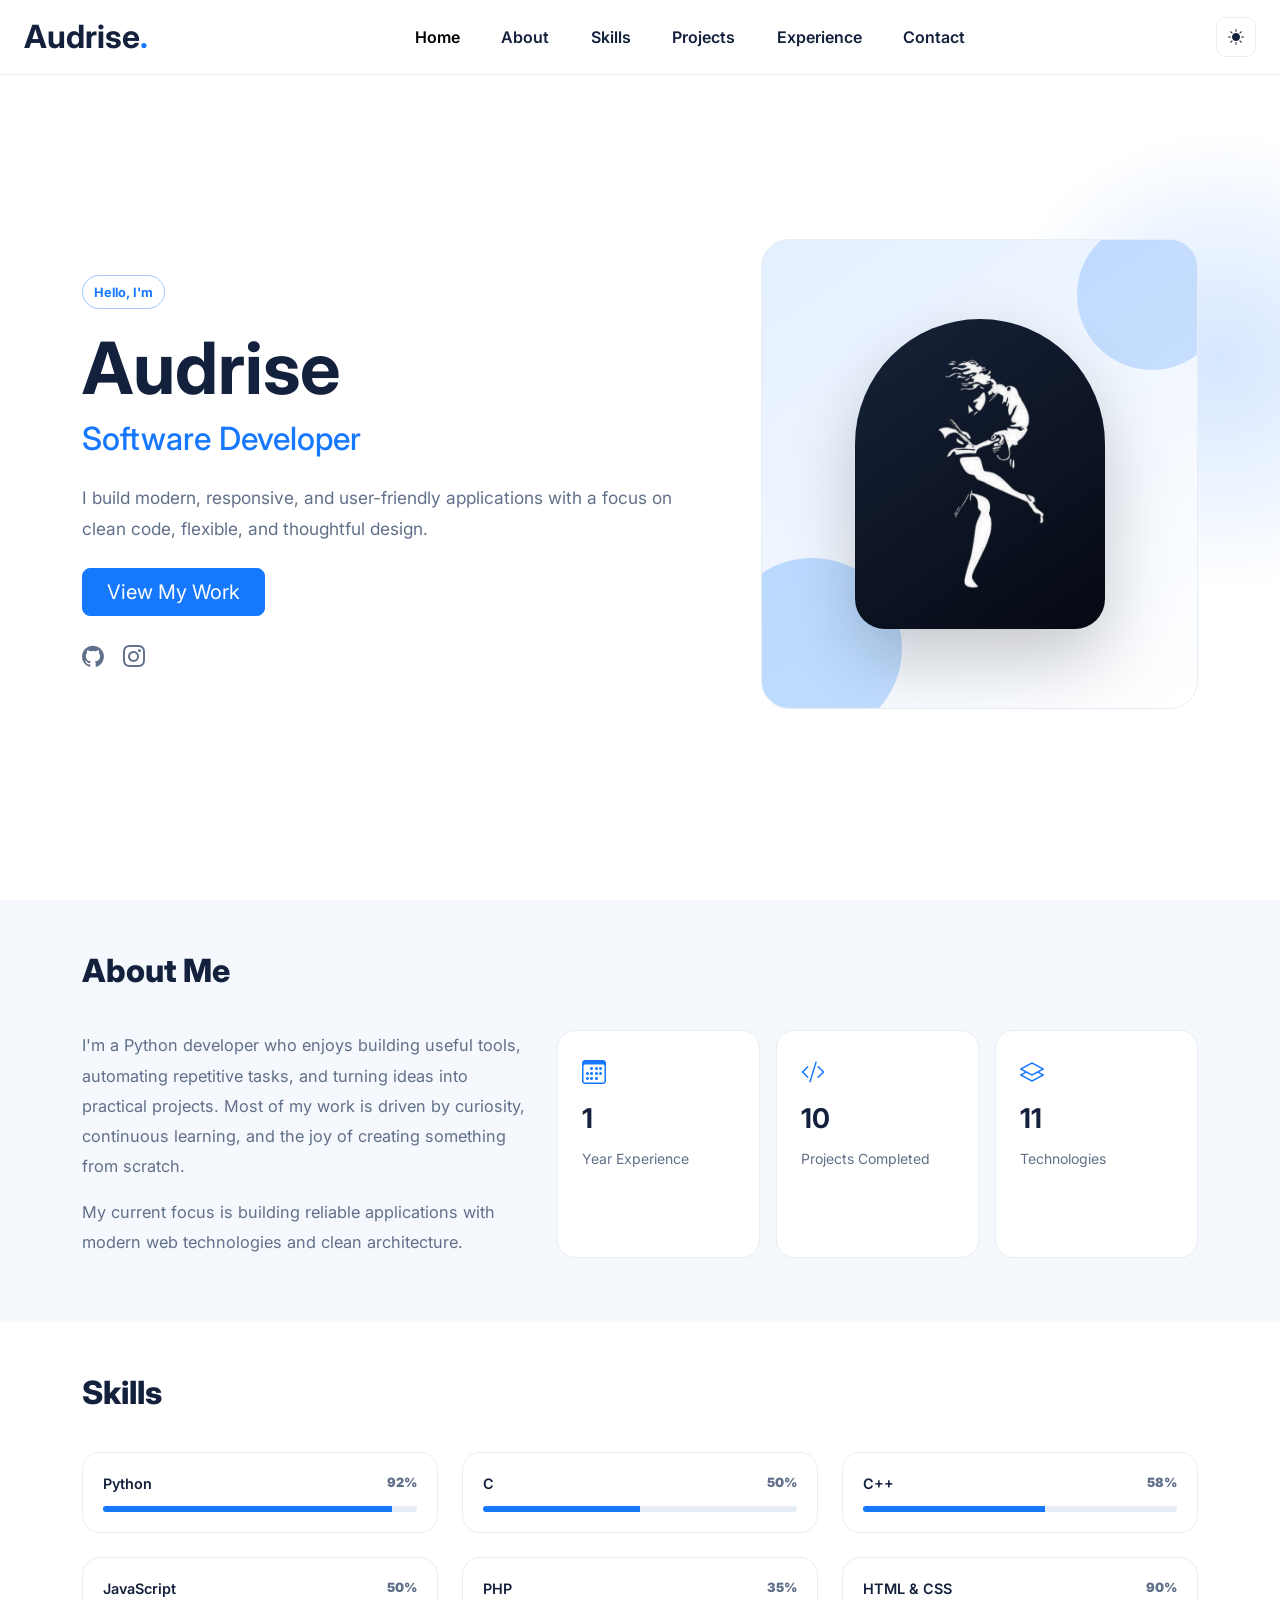
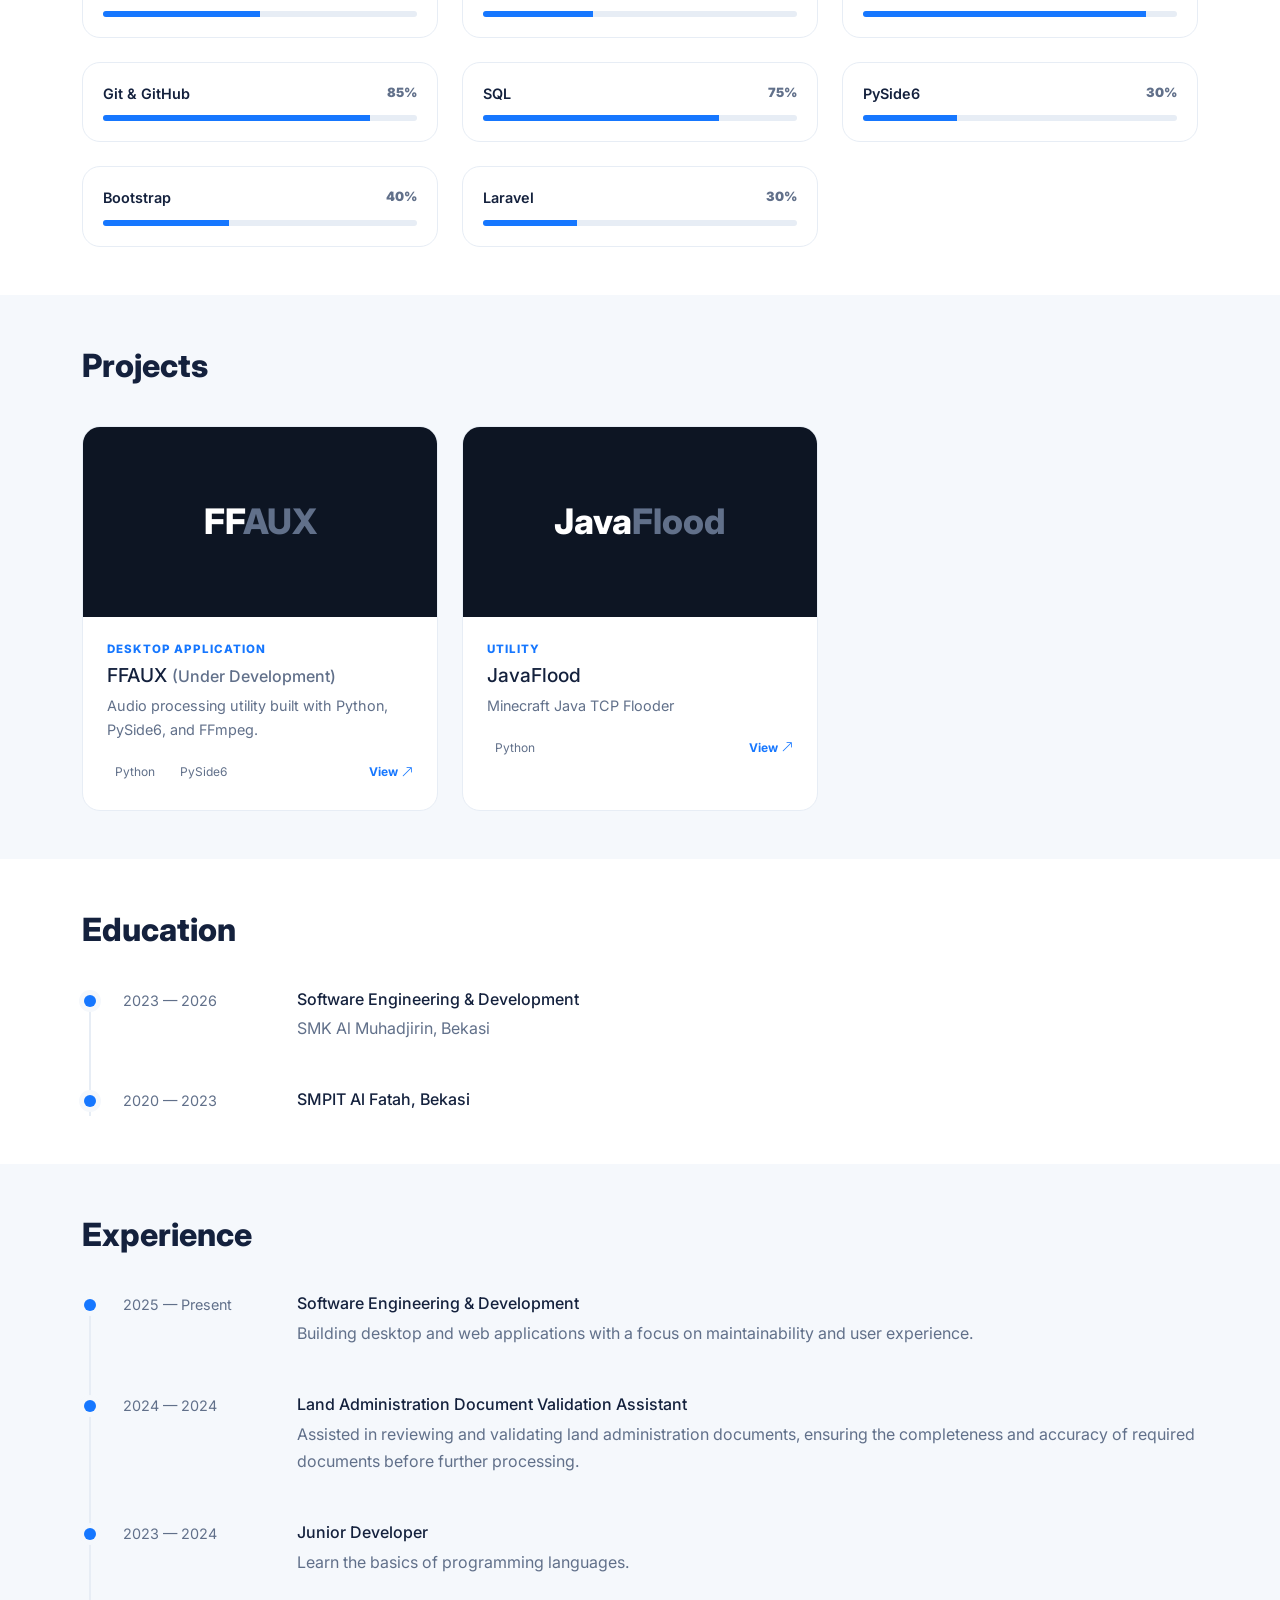
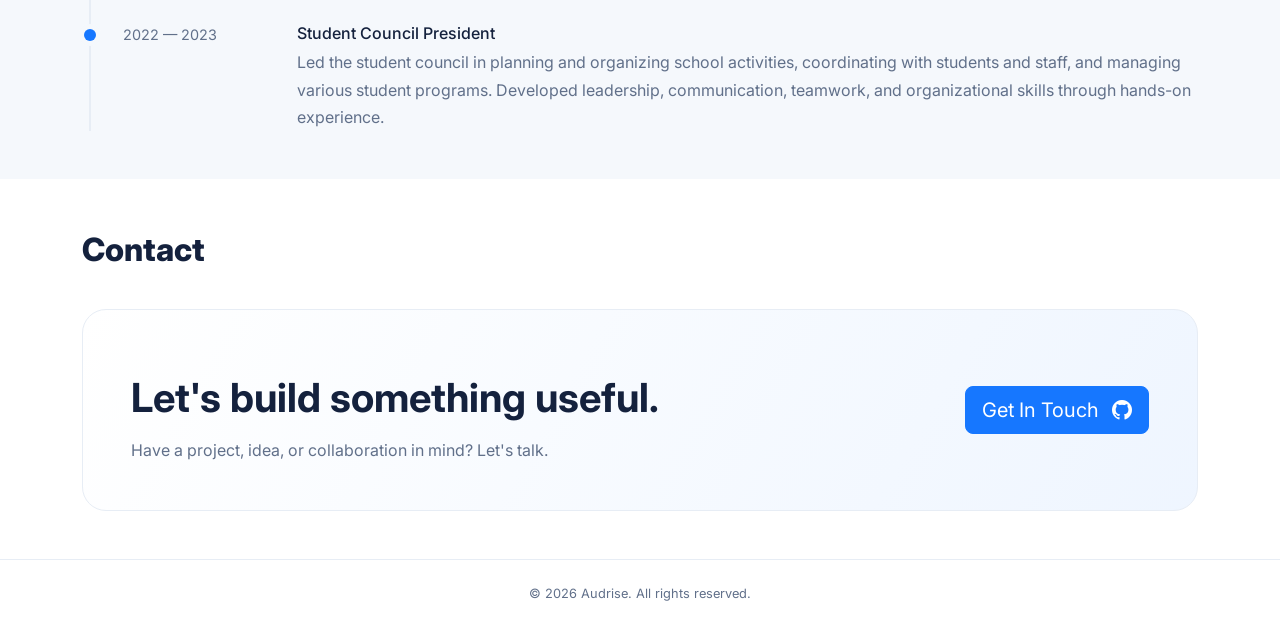
<file: index.html>
<!doctype html>
<html lang="en" data-bs-theme="light">
<head>
  <meta charset="utf-8">
  <meta name="viewport" content="width=device-width, initial-scale=1">
  <meta name="description" content="Modern personal portfolio">
  <title>Audrise Portofolio</title>
  
  <link rel="icon" type="image/png" href="assets/images/audra.png">
  <link rel="preconnect" href="https://fonts.googleapis.com">
  <link rel="preconnect" href="https://fonts.gstatic.com" crossorigin>
  <link href="https://fonts.googleapis.com/css2?family=Inter:wght@400;500;600;700;800&display=swap" rel="stylesheet">
  <link href="https://cdn.jsdelivr.net/npm/bootstrap@5.3.3/dist/css/bootstrap.min.css" rel="stylesheet">
  <link href="https://cdn.jsdelivr.net/npm/bootstrap-icons@1.11.3/font/bootstrap-icons.min.css" rel="stylesheet">
  <link rel="stylesheet" href="assets/css/style.css">
</head>

<body>
  <nav class="navbar navbar-expand-lg fixed-top glass-nav">
    <div class="container-fluid px-3 px-lg-4">
      <a class="navbar-brand fw-bold fs-2" href="#home">Audrise<span>.</span></a>

      <button class="navbar-toggler border-0 shadow-none" type="button" data-bs-toggle="collapse" data-bs-target="#nav">
        <i class="bi bi-list fs-2"></i>
      </button>

      <div class="collapse navbar-collapse" id="nav">
        <ul class="navbar-nav mx-auto gap-lg-3">
          <li><a class="nav-link active" href="#home">Home</a></li>
          <li><a class="nav-link" href="#about">About</a></li>
          <li><a class="nav-link" href="#skills">Skills</a></li>
          <li><a class="nav-link" href="#projects">Projects</a></li>
          <li><a class="nav-link" href="#experience">Experience</a></li>
          <li><a class="nav-link" href="#contact">Contact</a></li>
        </ul>

        <button id="themeToggle" class="theme-btn" aria-label="Toggle theme">
          <i class="bi bi-sun-fill"></i>
          Switch theme
        </button>
      </div>
    </div>
  </nav>

  <main>
    <section id="home" class="hero-section">
      <div class="container">
        <div class="row align-items-center g-5">
          <div class="col-lg-7">
            <span class="eyebrow">Hello, I'm</span>
            <h1 class="display-2 fw-bold mt-3 mb-2">Audrise</h1>
            <h2 class="hero-role">Software Developer</h2>
            <p class="hero-copy mt-4">
              I build modern, responsive, and user-friendly applications
              with a focus on clean code, flexible, and thoughtful design.
            </p>

            <div class="d-flex flex-wrap gap-3 mt-4">
              <a href="#projects" class="btn btn-primary btn-lg px-4">
                View My Work
              </a>
              <!-- <a href="#" class="btn btn-outline-secondary btn-lg px-4">
                <i class="bi bi-download me-2"></i>Download CV -->
              </a>
            </div>

            <div class="socials mt-4">
              <a href="https://github.com/Audrise" target="_blank" aria-label="GitHub"><i class="bi bi-github"></i></a>
              <a href="https://Instagram.com/audris.jar" target="_blank" aria-label="Instagram"><i class="bi bi-instagram"></i></a>
            </div>
          </div>

          <div class="col-lg-5">
            <div class="hero-card">
              <div class="hero-orb orb-one"></div>
              <div class="hero-orb orb-two"></div>
              <div class="avatar-placeholder">
                <img src="assets/images/audra.png" alt="me">
              </div>
            </div>
          </div>
        </div>
      </div>
    </section>

    <section id="about" class="section-muted">
      <div class="container">
        <div class="section-heading">
          <h2>About Me</h2>
        </div>

        <div class="row g-4 align-items-stretch">
          <div class="col-lg-5">
            <div class="about-copy">
              <p>
                I'm a Python developer who enjoys building useful tools, automating repetitive tasks, and turning ideas into practical projects.
                Most of my work is driven by curiosity, continuous learning, and the joy of creating something from scratch.
              </p>
              <p>
                My current focus is building reliable applications with
                modern web technologies and clean architecture.
              </p>
            </div>
          </div>

          <div class="col-lg-7">
            <div class="row g-3 h-100">
              <div class="col-md-4">
                <div class="stat-card">
                  <i class="bi bi-calendar3"></i>
                  <strong>1</strong>
                  <small>Year Experience</small>
                </div>
              </div>
              <div class="col-md-4">
                <div class="stat-card">
                  <i class="bi bi-code-slash"></i>
                  <strong>10</strong>
                  <small>Projects Completed</small>
                </div>
              </div>
              <div class="col-md-4">
                <div class="stat-card">
                  <i class="bi bi-layers"></i>
                  <strong>11</strong>
                  <small>Technologies</small>
                </div>
              </div>
            </div>
          </div>
        </div>
      </div>
    </section>

    <section id="skills" class="section">
      <div class="container">
        <div class="section-heading">
          <h2>Skills</h2>
        </div>

        <div class="row g-4">
          <div class="col-md-6 col-lg-4">
            <div class="skill-card">
              <div class="skill-title"><span>Python</span><b>92%</b></div>
              <div class="progress"><div class="progress-bar" style="width:92%"></div></div>
            </div>
          </div>
          <div class="col-md-6 col-lg-4">
            <div class="skill-card">
              <div class="skill-title"><span>C</span><b>50%</b></div>
              <div class="progress"><div class="progress-bar" style="width:50%"></div></div>
            </div>
          </div>
          <div class="col-md-6 col-lg-4">
            <div class="skill-card">
              <div class="skill-title"><span>C++</span><b>58%</b></div>
              <div class="progress"><div class="progress-bar" style="width:58%"></div></div>
            </div>
          </div>
          <div class="col-md-6 col-lg-4">
            <div class="skill-card">
              <div class="skill-title"><span>JavaScript</span><b>50%</b></div>
              <div class="progress"><div class="progress-bar" style="width:50%"></div></div>
            </div>
          </div>
          <div class="col-md-6 col-lg-4">
            <div class="skill-card">
              <div class="skill-title"><span>PHP</span><b>35%</b></div>
              <div class="progress"><div class="progress-bar" style="width:35%"></div></div>
            </div>
          </div>
          <div class="col-md-6 col-lg-4">
            <div class="skill-card">
              <div class="skill-title"><span>HTML & CSS</span><b>90%</b></div>
              <div class="progress"><div class="progress-bar" style="width:90%"></div></div>
            </div>
          </div>
          <div class="col-md-6 col-lg-4">
            <div class="skill-card">
              <div class="skill-title"><span>Git & GitHub</span><b>85%</b></div>
              <div class="progress"><div class="progress-bar" style="width:85%"></div></div>
            </div>
          </div>
          <div class="col-md-6 col-lg-4">
            <div class="skill-card">
              <div class="skill-title"><span>SQL</span><b>75%</b></div>
              <div class="progress"><div class="progress-bar" style="width:75%"></div></div>
            </div>
          </div>
          <div class="col-md-6 col-lg-4">
            <div class="skill-card">
              <div class="skill-title"><span>PySide6</span><b>30%</b></div>
              <div class="progress"><div class="progress-bar" style="width:30%"></div></div>
            </div>
          </div>
          <div class="col-md-6 col-lg-4">
            <div class="skill-card">
              <div class="skill-title"><span>Bootstrap</span><b>40%</b></div>
              <div class="progress"><div class="progress-bar" style="width:40%"></div></div>
            </div>
          </div>
          <div class="col-md-6 col-lg-4">
            <div class="skill-card">
              <div class="skill-title"><span>Laravel</span><b>30%</b></div>
              <div class="progress"><div class="progress-bar" style="width:30%"></div></div>
            </div>
          </div>
        </div>
      </div>
    </section>

    <section id="projects" class="section-muted">
      <div class="container">
        <div class="section-heading d-flex justify-content-between align-items-end">
          <div>
            <h2>Projects</h2>
          </div>
          <!-- <a href="#" class="btn btn-sm btn-outline-primary d-none d-md-inline-block">View All</a> -->
        </div>

        <div class="row g-4">
          <div class="col-md-6 col-lg-4">
            <article class="project-card">
              <div class="project-preview preview-dark">
                <div class="project-preview-content">
                  <span>FF<span>AUX</span></span>
                </div>
              </div>
              <div class="p-4">
                <div class="project-type">Desktop Application</div>
                <h3>FFAUX <span class="project-status">(Under Development)</span></h3>
                <p>Audio processing utility built with Python, PySide6, and FFmpeg.</p>
                <div class="project-footer">
                  <span>Python</span><span>PySide6</span>
                  <a href="404.html">View <i class="bi bi-arrow-up-right"></i></a>
                </div>
              </div>
            </article>
          </div>

          <div class="col-md-6 col-lg-4">
            <article class="project-card">
              <div class="project-preview preview-dark">
                <div class="project-preview-content">
                  <span>Java<span>Flood</span></span>
                </div>
              </div>
              <div class="p-4">
                <div class="project-type">Utility</div>
                <h3>JavaFlood</h3>
                <p>Minecraft Java TCP Flooder</p>
                <div class="project-footer">
                  <span>Python</span>
                  <a href="https://github.com/Audrise/javaflood" target="_blank" >View <i class="bi bi-arrow-up-right"></i></a>
                </div>
              </div>
            </article>
          </div>
        </div>
      </div>
    </section>

    <section id="education" class="section">
      <div class="container">
        <div class="section-heading">
          <h2>Education</h2>
        </div>

        <div class="timeline">
          <div class="timeline-item">
            <span class="timeline-dot"></span>
            <div class="timeline-date">2023 — 2026</div>
            <div>
              <h3>Software Engineering & Development</h3>
              <p>SMK Al Muhadjirin, Bekasi</p>
            </div>
          </div>

          <div class="timeline-item">
            <span class="timeline-dot"></span>
            <div class="timeline-date">2020 — 2023</div>
            <div>
              <h3>SMPIT Al Fatah, Bekasi</h3>
            </div>
          </div>
        </div>
      </div>
    </section>


    <section id="experience" class="section-muted">
      <div class="container">
        <div class="section-heading">
          <h2>Experience</h2>
        </div>

        <div class="timeline">
          <div class="timeline-item">
            <span class="timeline-dot"></span>
            <div class="timeline-date">2025 — Present</div>
            <div><h3>Software Engineering & Development</h3><p>Building desktop and web applications with a focus on maintainability and user experience.</p></div>
          </div>

          <div class="timeline-item">
            <span class="timeline-dot"></span>
            <div class="timeline-date">2024 — 2024</div>
            <div><h3>Land Administration Document Validation Assistant</h3><p>Assisted in reviewing and validating land administration documents, ensuring the completeness and accuracy of required documents before further processing.</p></div>
          </div>

          <div class="timeline-item">
            <span class="timeline-dot"></span>
            <div class="timeline-date">2023 — 2024</div>
            <div><h3>Junior Developer</h3><p>Learn the basics of programming languages.</p></div>
          </div>

          <div class="timeline-item">
            <span class="timeline-dot"></span>
            <div class="timeline-date">2022 — 2023</div>
            <div><h3>Student Council President</h3><p>Led the student council in planning and organizing school activities, coordinating with students and staff, and managing various student programs. Developed leadership, communication, teamwork, and organizational skills through hands-on experience.</p></div>
          </div>

        </div>
      </div>
    </section>

    <section id="contact" class="section">
      <div class="container">
        <div class="section-heading">
          <h2>Contact</h2>
        </div>

          <div class="contact-card">
            <div>
              <h2 class="display-6 fw-bold mt-3">Let's build something useful.</h2>
              <p class="mb-0">Have a project, idea, or collaboration in mind? Let's talk.</p>
            </div>
            <a class="btn btn-primary btn-lg" href="https://github.com/Audrise" target="_blank">
              Get In Touch <i class="bi bi-github ms-2"></i>
            </a>
        </div>
      </div>
    </section>
  </main>

  <footer class="py-4">
    <div class="container d-flex flex-column flex-md-row justify-content-center gap-2">
      <span>© 2026 Audrise. All rights reserved.</span>
    </div>
  </footer>

  <button id="topBtn" class="top-btn" aria-label="Back to top"><i class="bi bi-arrow-up"></i></button>

  <script src="https://cdn.jsdelivr.net/npm/bootstrap@5.3.3/dist/js/bootstrap.bundle.min.js"></script>
  <script src="assets/js/script.js"></script>
</body>
</html>
</file>
<file: assets/css/style.css>
/* =========================================================
   Theme
   =========================================================
*/

:root {
  --accent: #1677ff;
  --accent-hover: #0967e8;
  --text: #14213d;
  --muted: #61708a;
  --background: #ffffff;
  --surface: #ffffff;
  --surface-soft: #f5f8fc;
  --border: #e7edf5;
}

[data-bs-theme="dark"] {
  --text: #eef4ff;
  --muted: #9aa9c0;
  --background: #0a101c;
  --surface: #101827;
  --surface-soft: #0d1523;
  --border: #202d40;
}


/* =========================================================
   Base
   =========================================================
*/

* {
  box-sizing: border-box;
}

html {
  scroll-behavior: smooth;
}

body {
  margin: 0;
  font-family: Inter, system-ui, sans-serif;
  color: var(--text);
  background: var(--background);
  transition: background-color 0.25s, color 0.25s;
}

a {
  text-decoration: none;
}


/* =========================================================
   Navbar
   =========================================================
*/

.glass-nav {
  background: color-mix(
    in srgb,
    var(--background) 84%,
    transparent
  );
  backdrop-filter: blur(16px);
  border-bottom: 1px solid var(--border);
}

.navbar-brand {
  color: var(--text) !important;
  right: 1rem;
}

.navbar-brand span,
.hero-role {
  color: var(--accent);
}

.nav-link {
  color: var(--text);
  font-weight: 600;
  padding: 0.7rem 0.8rem !important;
}

.nav-link:hover,
.nav-link.active {
  color: var(--accent);
}

.theme-btn {
  display: flex;
  align-items: center;
  justify-content: center;
  width: 40px;
  height: 40px;
  border: 1px solid var(--border);
  border-radius: 10px;
  background: var(--surface);
  color: var(--text);
}


/* =========================================================
   Hero
   =========================================================
*/

.hero-section {
  position: relative;
  display: flex;
  align-items: center;
  min-height: 100vh;
  padding: 8rem 0 5rem;
  overflow: hidden;
}

.hero-section::before {
  position: absolute;
  top: 120px;
  right: -180px;
  width: 480px;
  height: 480px;
  background: radial-gradient(
    circle,
    color-mix(in srgb, var(--accent) 18%, transparent),
    transparent 68%
  );
  content: "";
}

.eyebrow {
  display: inline-block;
  padding: 0.4rem 0.7rem;
  border: 1px solid color-mix(in srgb, var(--accent) 40%, transparent);
  border-radius: 999px;
  color: var(--accent);
  font-size: 0.8rem;
  font-weight: 700;
}

.hero-copy {
  max-width: 620px;
  margin-top: 1rem;
  color: var(--muted);
  font-size: 1.08rem;
  line-height: 1.8;
}


/* =========================================================
   Buttons
   =========================================================
*/

.btn-primary {
  background: var(--accent);
  border-color: var(--accent);
}

.btn-primary:hover {
  background: var(--accent-hover);
  border-color: var(--accent-hover);
}


/* =========================================================
   Socials
   =========================================================
*/

.socials {
  display: flex;
  gap: 1.2rem;
  margin-top: 1.5rem;
}

.socials a {
  color: var(--muted);
  font-size: 1.35rem;
}

.socials a:hover {
  color: var(--accent);
}


/* =========================================================
   Hero Card
   =========================================================
*/

.hero-card {
  position: relative;
  display: grid;
  height: 470px;
  place-items: center;
  overflow: hidden;
  border: 1px solid var(--border);
  border-radius: 28px;
  background: linear-gradient(
    145deg,
    color-mix(in srgb, var(--accent) 12%, var(--surface)),
    var(--surface)
  );
}

.avatar-placeholder {
  position: relative;
  z-index: 2;
  display: grid;
  width: 250px;
  height: 310px;
  place-items: center;
  border-radius: 125px 125px 30px 30px;
  background: linear-gradient(145deg, #17233a, #050912);
  color: #8bbcff;
  font-size: 8rem;
  box-shadow: 0 30px 70px #0003;
}

.avatar-placeholder img {
  width: 100%;
  height: 100%;
  object-fit: cover;
  display: block;
}

.hero-orb {
  position: absolute;
  border-radius: 50%;
}

.orb-one {
  bottom: -30px;
  left: -40px;
  width: 180px;
  height: 180px;
  background: #6db0ff66;
}

.orb-two {
  top: -20px;
  right: -30px;
  width: 150px;
  height: 150px;
  background: #1677ff33;
}


/* =========================================================
   Sections
   =========================================================
*/

.section {
  padding: 6rem 0;
}

.section-muted {
  background: var(--surface-soft);
}

.section-heading {
  margin-bottom: 2.5rem;
}

.section-heading > span {
  color: var(--accent);
  font-size: 0.8rem;
  font-weight: 800;
}

.section-heading h2 {
  margin: 0.25rem 0 0;
  font-size: 2rem;
  font-weight: 800;
}


/* =========================================================
   About
   =========================================================
*/

.about-copy {
  color: var(--muted);
  font-size: 1.02rem;
  line-height: 1.85;
}

.stat-card {
  display: flex;
  flex-direction: column;
  height: 100%;
  gap: 0.5rem;
  padding: 1.5rem;
  border: 1px solid var(--border);
  border-radius: 18px;
  background: var(--surface);
}

.stat-card i {
  color: var(--accent);
  font-size: 1.5rem;
}

.stat-card strong {
  font-size: 1.7rem;
}

.stat-card small {
  color: var(--muted);
}

#about {
  padding-top: 3rem;
  padding-bottom: 3rem;
}

/* =========================================================
   Skills
   =========================================================
*/

.skill-card {
  padding: 1.25rem;
  border: 1px solid var(--border);
  border-radius: 18px;
  background: var(--surface);
}

.skill-title {
  display: flex;
  justify-content: space-between;
  margin-bottom: 0.7rem;
  font-size: 0.9rem;
  font-weight: 600;
}

.skill-title b {
  color: var(--muted);
  font-size: 0.8rem;
}

.progress {
  height: 6px;
  background: var(--border);
}

.progress-bar {
  background: var(--accent);
}

#skills {
  padding-top: 3rem;
  padding-bottom: 3rem;
}

/* =========================================================
   Projects
   =========================================================
*/

.project-card {
  height: 100%;
  overflow: hidden;
  border: 1px solid var(--border);
  border-radius: 18px;
  background: var(--surface);
  transition: transform 0.25s, box-shadow 0.25s;
}

.project-card:hover {
  transform: translateY(-5px);
  box-shadow: 0 18px 45px #0d1b3a12;
}

.project-preview {
  display: grid;
  height: 190px;
  place-items: center;
  font-size: 3rem;
}

.project-preview-content {
  display: flex;
  align-items: center;
  justify-content: center;
  gap: 0.75rem;
}

.project-preview-content img {
  width: 40px;
  height: 40px;
  object-fit: contain;
}

.preview-dark {
  background: #0d1523;
  color: #fff;
  font-size: 2.2rem;
  font-weight: 800;
}

.preview-dark span span {
  color: var(--muted);
}

.preview-light {
  background: #edf4ff;
  color: var(--accent);
}

.preview-blue {
  background: linear-gradient(135deg, #1677ff, #74b4ff);
  color: #fff;
}

.project-type {
  color: var(--accent);
  font-size: 0.72rem;
  font-weight: 800;
  letter-spacing: 0.08em;
  text-transform: uppercase;
}

.project-status {
  color: var(--muted);
  font-size: 1rem;
  font-weight: 500;
}

.project-card h3 {
  margin: 0.4rem 0;
  font-size: 1.2rem;
}

.project-card p {
  color: var(--muted);
  font-size: 0.9rem;
  line-height: 1.7;
}

.project-footer {
  display: flex;
  flex-wrap: wrap;
  align-items: center;
  gap: 0.55rem;
  color: var(--muted);
  font-size: 0.75rem;
  transition: all 0.2s;
}

.project-footer span {
  padding: 0.3rem 0.5rem;
  border-radius: 6px;
  background: var(--surface);
}

.project-footer a:active {
  transition: all 0.2s;
  color: var(--muted);
  text-decoration: underline;
}

.project-footer a {
  margin-left: auto;
  color: var(--accent);
  font-weight: 700;
}

#projects {
  padding-top: 3rem;
  padding-bottom: 3rem;
}

/* =========================================================
   Experience
   =========================================================
*/

#education.h4 {
  margin: 0 0 0.4rem;
  font-size: 0.5rem;
}

#education {
  padding-top: 3rem;
  padding-bottom: 3rem;
}


/* =========================================================
   Experience
   =========================================================
*/

.timeline {
  margin-left: 7px;
  border-left: 2px solid var(--border);
}

.timeline-item {
  position: relative;
  display: grid;
  grid-template-columns: 150px 1fr;
  gap: 1.5rem;
  padding: 0 0 3rem 2rem;
}

.timeline-item:last-child {
  padding-bottom: 0;
}

.timeline-dot {
  position: absolute;
  top: 5px;
  left: -7px;
  width: 12px;
  height: 12px;
  border-radius: 50%;
  background: var(--accent);
  box-shadow: 0 0 0 5px var(--surface-soft);
}

.timeline-date {
  color: var(--muted);
  font-size: 0.9rem;
}

.timeline-item h3 {
  margin: 0 0 0.4rem;
  font-size: 1rem;
}

.timeline-item h4 {
  margin: 0 0 0.4rem;
  font-size: 0.9rem;
}

.timeline-item p {
  margin: 0;
  color: var(--muted);
  line-height: 1.7;
}

#experience {
  padding-top: 3rem;
  padding-bottom: 3rem;
}

/* =========================================================
   Contact
   =========================================================
*/

.contact-card {
  display: flex;
  align-items: center;
  justify-content: space-between;
  gap: 2rem;
  padding: 3rem;
  border: 1px solid var(--border);
  border-radius: 24px;
  background: linear-gradient(
    120deg,
    var(--surface),
    color-mix(in srgb, var(--accent) 7%, var(--surface))
  );
}

.contact-card p {
  margin-top: 1rem;
  color: var(--muted);
}

#contact {
  padding-top: 3rem;
  padding-bottom: 3rem;
}

/* =========================================================
   Footer
   =========================================================
*/

footer {
  border-top: 1px solid var(--border);
  color: var(--muted);
  font-size: 0.8rem;
}


/* =========================================================
   Back to Top
   =========================================================
*/

.top-btn {
  position: fixed;
  right: 24px;
  bottom: 24px;
  z-index: 20;
  display: flex;
  align-items: center;
  justify-content: center;
  width: 44px;
  height: 44px;
  border: transparent;
  border-radius: 12px;
  background: var(--accent);
  color: #fff;
}

.top-btn:active {
  color: var(--accent-hover);
  background-color: transparent;
  border: solid 2px var(--accent-hover);
}


/* =========================================================
   404
   =========================================================
*/

.error-page {
  min-height: 100vh;
  display: flex;
  align-items: center;
  justify-content: center;
  padding: 8rem 1rem 6rem;
}

.error-content {
  max-width: 600px;
  margin: 0 auto;
}

.error-code {
  display: block;
  color: var(--accent);
  font-size: clamp(7rem, 20vw, 12rem);
  font-weight: 800;
  line-height: 0.9;
  letter-spacing: -0.06em;
}

.error-page h1 {
  margin-top: 1.5rem;
  color: var(--text);
  font-size: clamp(2rem, 5vw, 3rem);
  font-weight: 700;
}

.error-page p {
  max-width: 480px;
  margin: 1rem auto 2rem;
  color: var(--muted);
  line-height: 1.7;
}

.error-btn {
  display: inline-flex;
  align-items: center;
  gap: 0.5rem;
  padding: 0.75rem 1.25rem;
}

/* =========================================================
   Responsive
   =========================================================
*/

@media (max-width: 991px) {
  .navbar-collapse {
    padding: 1rem 0;
  }

  .theme-btn {
    position: static;
    transform: none;
    margin-left: auto;
  }

  .hero-section {
    padding-top: 7rem;
  }

  .hero-card {
    height: 380px;
  }

  .navbar-collapse {
    padding: 1rem 0;
  }
}

@media (max-width: 767px) {
  .hero-section {
    text-align: center;
  }

  .hero-copy {
    margin-right: auto;
    margin-left: auto;
  }

  .hero-card {
    height: 330px;
  }

  .avatar-placeholder {
    width: 180px;
    height: 230px;
    font-size: 6rem;
  }

  .section {
    padding: 4.5rem 0;
  }

  .timeline-item {
    grid-template-columns: 1fr;
    gap: 0.35rem;
  }

  .contact-card {
    flex-direction: column;
    align-items: flex-start;
    padding: 2rem;
  }
}
</file>
